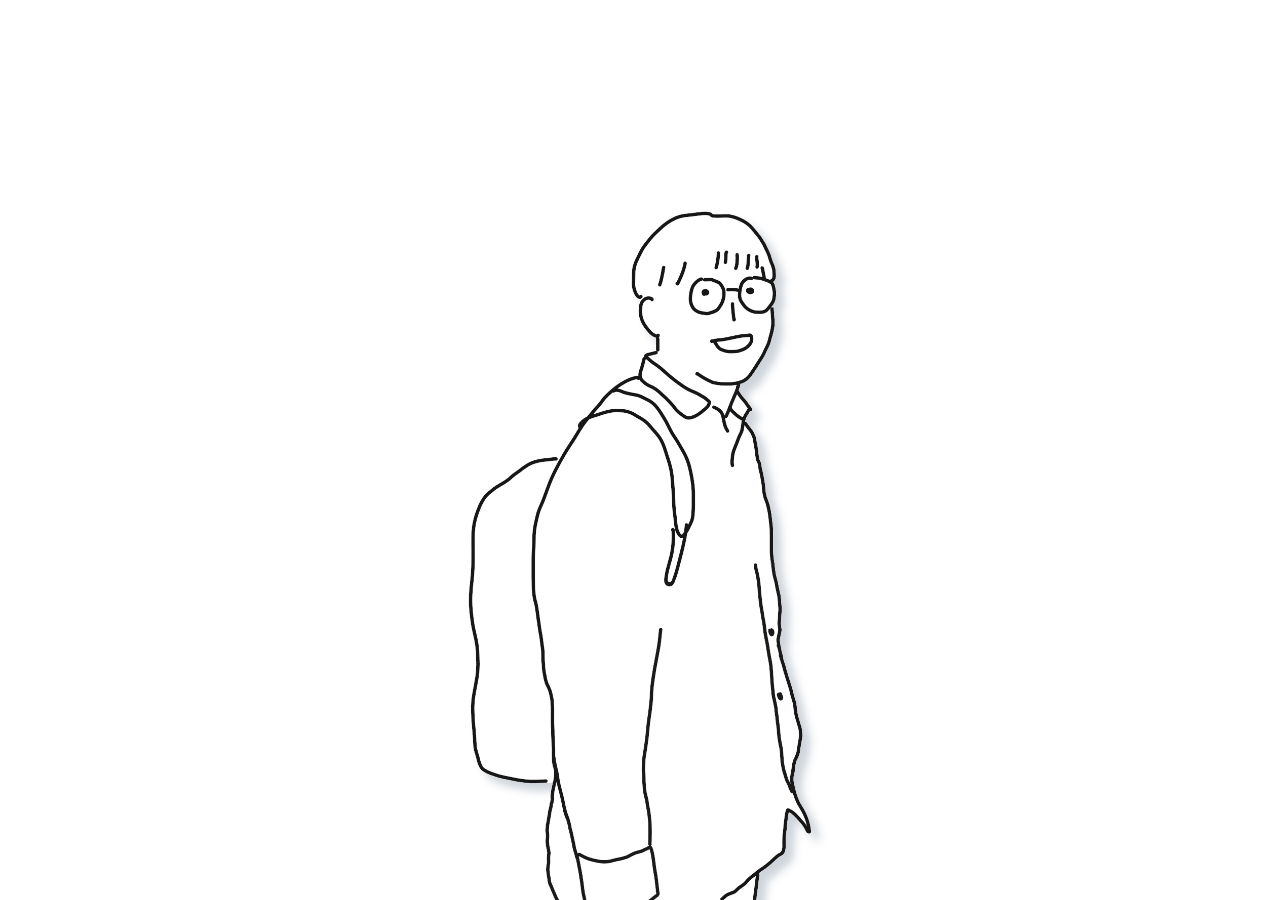
<file: index.html>
<!DOCTYPE html>
<html lang="en">
<head>
  <meta charset="UTF-8">
  <meta name="viewport" content="width=device-width, initial-scale=1.0">
  <title>zzulu</title>
  <style>
    html, body, .container { width: 100%; height: 100%; }
    body { margin: 0; }

    .container {
      display: flex;
      justify-content: center;
      align-items: flex-end;
    }

    .image {
      height: 80%;
      animation: appear 1.2s;
    }

    @keyframes appear {
      from { opacity: 0; }
      to   { opacity: 1; }
    }
  </style>
</head>
<body>
  <div class="container">
    <img src="zzulu.png"
         id="image" class="image"
         style="filter: drop-shadow(8px 8px 4px #ced4da);"
         alt="zzulu" />
  </div>

  <script>
    const flipAxis = function (x, y, orientation) {
      if (orientation === 90) { return [y*(-1), x*(1)] }
      if (orientation === -90) { return [y*(1), x*(-1)] }
      if (orientation === 180) { return [x*(-1), y*(-1)] }
      return [x*(1), y*(1)]
    }

    const clamp = (v, min, max) => Math.max(min, Math.min(max, v))

    const addDeviceOrientationEvent = function (target) {
      const offset = { x: 0, y: 0 }
      let orientation = 0
      let [initialized, moved] = [false, false]

      window.addEventListener('orientationchange', function () {
        [initialized, moved] = [false, false]
      }, false)

      window.addEventListener('deviceorientation', function (e) {
        if (moved) {
          if (!initialized) {
            offset.x = e.gamma
            offset.y = e.beta
            orientation = window.orientation || 0
            initialized = true
          }

          const [axisX, axisY] = flipAxis(e.beta - offset.y, e.gamma - offset.x, orientation)
          const rx = clamp(axisX * -0.15, -15, 15)
          const ry = clamp(axisY *  0.15, -15, 15)

          const shadowX = clamp(8 + axisY * -0.75, -20, 20)
          const shadowY = clamp(8 + axisX * -0.75, -20, 20)

          target.style.setProperty('filter', `drop-shadow(${shadowX}px ${shadowY}px 4px #ced4da)`)
          target.style.setProperty('transform', `perspective(300px) rotateX(${rx}deg) rotateY(${ry}deg)`)
        } else {
          moved = true
        }
      }, true)
    }

    const requestPermission = function (target) {
      if (typeof DeviceOrientationEvent !== 'undefined' && typeof DeviceOrientationEvent.requestPermission === 'function') {
        DeviceOrientationEvent.requestPermission()
          .then(permissionState => {
            if (permissionState === 'granted') {
              addDeviceOrientationEvent(target)
            }
          })
          .catch(console.error)
      }
    }

    let attached = false
    document.getElementById('image').addEventListener('click', function (e) {
      if (!attached) {
        if (/android/i.test(navigator.userAgent)) {
          addDeviceOrientationEvent(e.target)
        } else {
          requestPermission(e.target)
        }
        attached = true
      }
    })
  </script>
</body>
</html>
</file>
